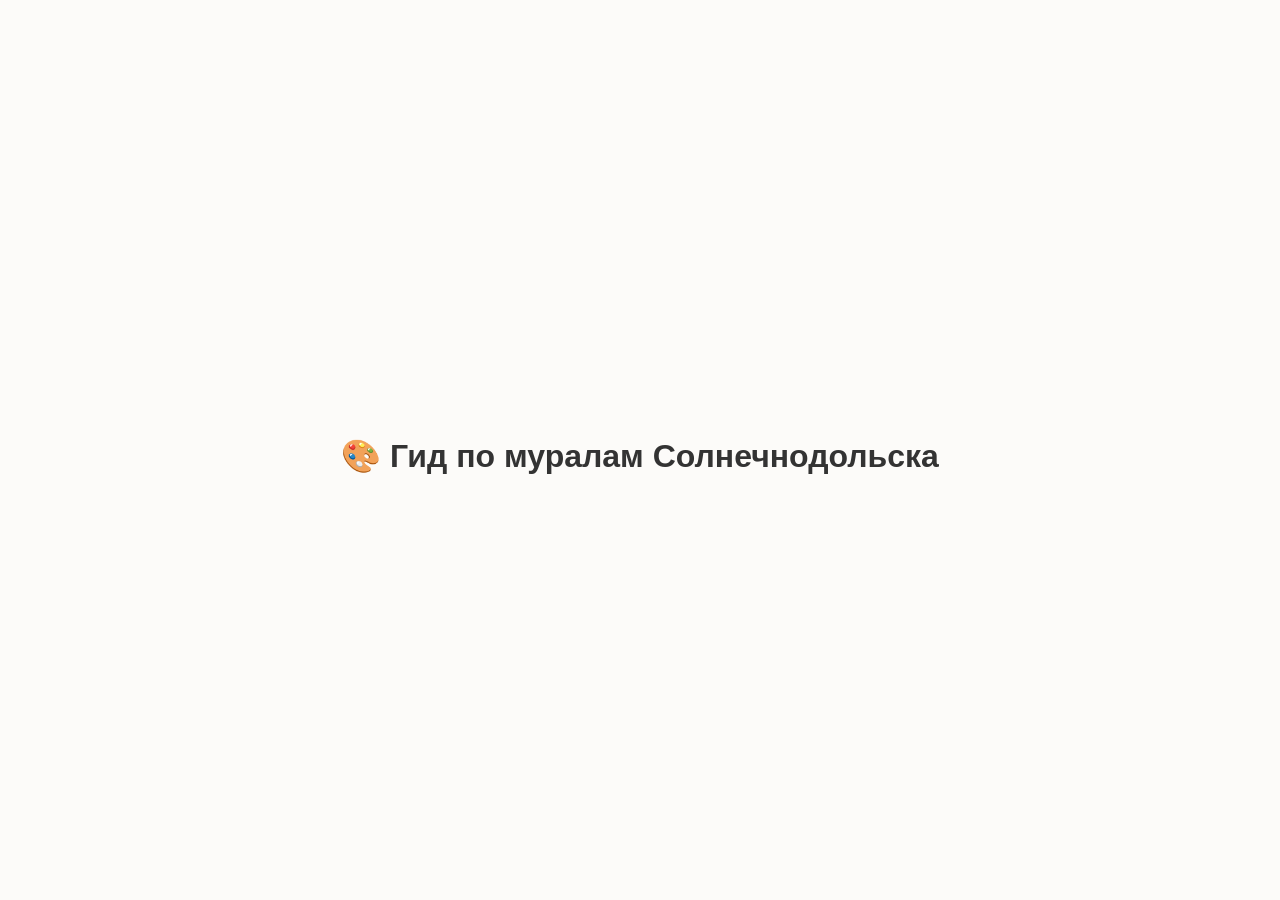
<file: index.html>
<!DOCTYPE html>
<html lang="ru">
<head>
    <meta charset="UTF-8">
    <meta name="viewport" content="width=device-width, initial-scale=1.0">
    <title>Аудиогид Солнечнодольска</title>
    <style>
        body { font-family: sans-serif; display: flex; justify-content: center; align-items: center; height: 100vh; margin: 0; background: #fcfbf9; color: #333; text-align: center; }
        .box { padding: 20px; }
        h1 { margin-bottom: 10px; }
    </style>
</head>
<body>
    <div class="box">
        <h1>🎨 Гид по муралам Солнечнодольска</h1>
    </div>
</body>
</html>
</file>
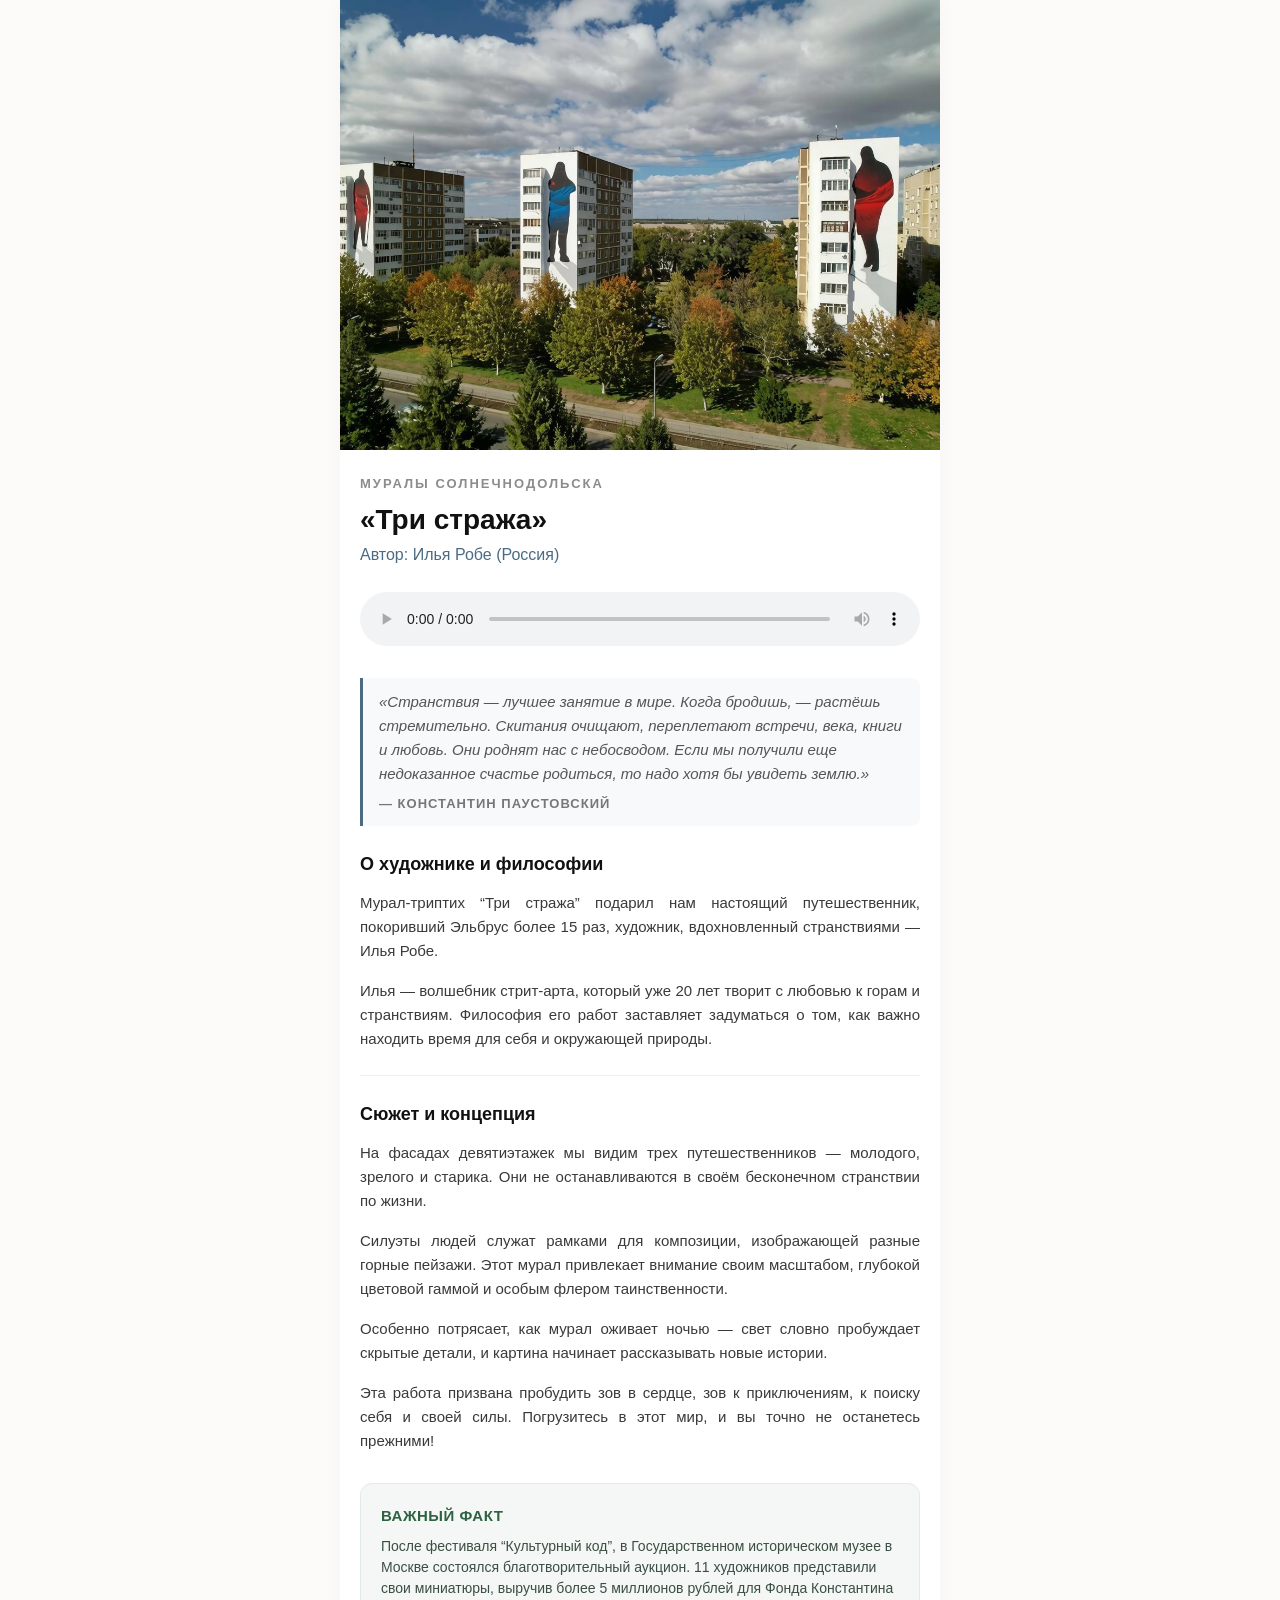
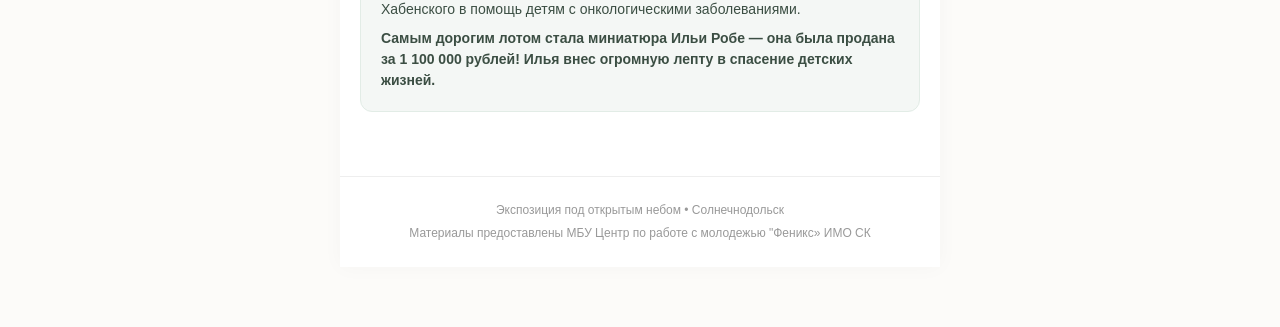
<file: three_swifts/index.html>
<!DOCTYPE html>
<html lang="ru">
<head>
    <meta charset="UTF-8">
    <meta name="viewport" content="width=device-width, initial-scale=1.0">
    <title>Мурал «Три стража» — Солнечнодольск</title>
    <!-- Подключаем внешние стили -->
    <link rel="stylesheet" href="style.css">
</head>
<body>

    <div class="container">
        <!-- Главное панорамное фото (Загрузите лучшее фото под именем 'three-guardians.jpg') -->
        <img src="image.jpeg" alt="Мурал Три стража" class="hero-image">

        <div class="content">
            <div class="meta-info">Муралы Солнечнодольска</div>
            <h1 class="title">«Три стража»</h1>
            <div class="author">Автор: Илья Робе (Россия)</div>

            <div style="margin: 20px 0 24px 0;">
                <audio controls style="width: 100%; border-radius: 8px;">
                    <!-- Замените 'three-guardians.mp3' на имя вашего аудиофайла в репозитории -->
                    <source src="three-guardians.m4a" type="audio/mpeg">
                    Ваш браузер не поддерживает воспроизведение аудио.
                </audio>
            </div>

            <div class="quote-box">
                «Странствия — лучшее занятие в мире. Когда бродишь, — растёшь стремительно. Скитания очищают, переплетают встречи, века, книги и любовь. Они роднят нас с небосводом. Если мы получили еще недоказанное счастье родиться, то надо хотя бы увидеть землю.»
                <span class="quote-author">— Константин Паустовский</span>
            </div>

            <h2 class="section-title"> О художнике и философии</h2>
            <p class="text-p">Мурал-триптих “Три стража” подарил нам настоящий путешественник, покоривший Эльбрус более 15 раз, художник, вдохновленный странствиями — Илья Робе.</p>
            <p class="text-p">Илья — волшебник стрит-арта, который уже 20 лет творит с любовью к горам и странствиям. Философия его работ заставляет задуматься о том, как важно находить время для себя и окружающей природы.</p>

            <div class="divider"></div>

            <h2 class="section-title"> Сюжет и концепция</h2>
            <p class="text-p">На фасадах девятиэтажек мы видим трех путешественников — молодого, зрелого и старика. Они не останавливаются в своём бесконечном странствии по жизни.</p>
            <p class="text-p">Силуэты людей служат рамками для композиции, изображающей разные горные пейзажи. Этот мурал привлекает внимание своим масштабом, глубокой цветовой гаммой и особым флером таинственности.</p>
            <p class="text-p">Особенно потрясает, как мурал оживает ночью — свет словно пробуждает скрытые детали, и картина начинает рассказывать новые истории.</p>
            <p class="text-p">Эта работа призвана пробудить зов в сердце, зов к приключениям, к поиску себя и своей силы. Погрузитесь в этот мир, и вы точно не останетесь прежними!</p>

            <div class="fact-card">
                <div class="fact-title"> Важный факт</div>
                <p class="fact-text">После фестиваля “Культурный код”, в Государственном историческом музее в Москве состоялся благотворительный аукцион. 11 художников представили свои миниатюры, выручив более 5 миллионов рублей для Фонда Константина Хабенского в помощь детям с онкологическими заболеваниями.</p>
                <p class="fact-text" style="margin-top: 8px; font-weight: 600;">Самым дорогим лотом стала миниатюра Ильи Робе — она была продана за 1 100 000 рублей! Илья внес огромную лепту в спасение детских жизней.</p>
            </div>
        </div>

        <div class="footer">
            <p>Экспозиция под открытым небом • Солнечнодольск</p>
            <p style="margin-top: 4px;">Материалы предоставлены  МБУ Центр по работе с молодежью "Феникс» ИМО СК</p>
        </div>
    </div>

</body>
</html>
</file>
<file: three_swifts/style.css>
/* Общие стили и сброс настроек */
* {
    box-sizing: border-box;
    margin: 0;
    padding: 0;
}
body {
    font-family: -apple-system, BlinkMacSystemFont, "Segoe UI", Roboto, Helvetica, Arial, sans-serif;
    background-color: #fcfbf9; /* Мягкий белый фон */
    color: #2c2c2c; /* Графитовый текст */
    line-height: 1.6;
    padding-bottom: 60px;
}

/* Контейнер для мобильных устройств */
.container {
    max-width: 600px;
    margin: 0 auto;
    background-color: #ffffff;
    min-height: 100vh;
    box-shadow: 0 0 20px rgba(0,0,0,0.03);
}

/* Блок главного изображения */
.hero-image {
    width: 100%;
    height: auto;
    aspect-ratio: 4 / 3;
    object-fit: cover;
    display: block;
}

/* Основной контент */
.content {
    padding: 24px 20px;
}

/* Надзаголовок */
.meta-info {
    font-size: 13px;
    text-transform: uppercase;
    letter-spacing: 2px;
    color: #8c8c8c;
    margin-bottom: 8px;
    font-weight: 600;
}

/* Главный заголовок */
.title {
    font-size: 28px;
    font-weight: 800;
    line-height: 1.2;
    color: #111111;
    margin-bottom: 6px;
}

/* Автор */
.author {
    font-size: 16px;
    color: #4a6b82; /* Горный/синий акцент */
    font-weight: 500;
    margin-bottom: 24px;
}

/* Стиль для цитат */
.quote-box {
    border-left: 3px solid #4a6b82;
    padding-left: 16px;
    margin: 24px 0;
    font-style: italic;
    color: #555555;
    font-size: 15px;
    background-color: #f7f9fa;
    padding-top: 12px;
    padding-bottom: 12px;
    padding-right: 12px;
    border-radius: 0 8px 8px 0;
}
.quote-author {
    display: block;
    margin-top: 8px;
    font-size: 13px;
    font-weight: 600;
    font-style: normal;
    color: #777777;
    text-transform: uppercase;
    letter-spacing: 1px;
}

/* Разделитель блоков */
.divider {
    height: 1px;
    background-color: #eeeeee;
    margin: 24px 0;
}

/* Подзаголовки разделов */
.section-title {
    font-size: 18px;
    font-weight: 700;
    color: #111111;
    margin-bottom: 12px;
    display: flex;
    align-items: center;
    gap: 8px;
}

/* Текст абзацев */
.text-p {
    font-size: 15px;
    margin-bottom: 16px;
    color: #3a3a3a;
    text-align: justify;
}

/* Акцентная карточка (Факты) */
.fact-card {
    background-color: #f4f7f5; /* Мягкий зеленый оттенок */
    border: 1px solid #e2ece6;
    border-radius: 12px;
    padding: 20px;
    margin-top: 30px;
}
.fact-title {
    font-size: 15px;
    font-weight: 700;
    color: #2e6243;
    margin-bottom: 8px;
    text-transform: uppercase;
    letter-spacing: 0.5px;
}
.fact-text {
    font-size: 14px;
    color: #3b4e43;
    line-height: 1.5;
}

/* Вторая акцентная карточка (для альтернативных фактов/справок) */
.info-card {
    background-color: #f8f9fa;
    border: 1px solid #e9ecef;
    border-radius: 12px;
    padding: 20px;
    margin-top: 24px;
}

/* Подвал страницы */
.footer {
    text-align: center;
    padding: 24px 20px;
    font-size: 12px;
    color: #999999;
    border-top: 1px solid #eeeeee;
    margin-top: 40px;
}
</file>
